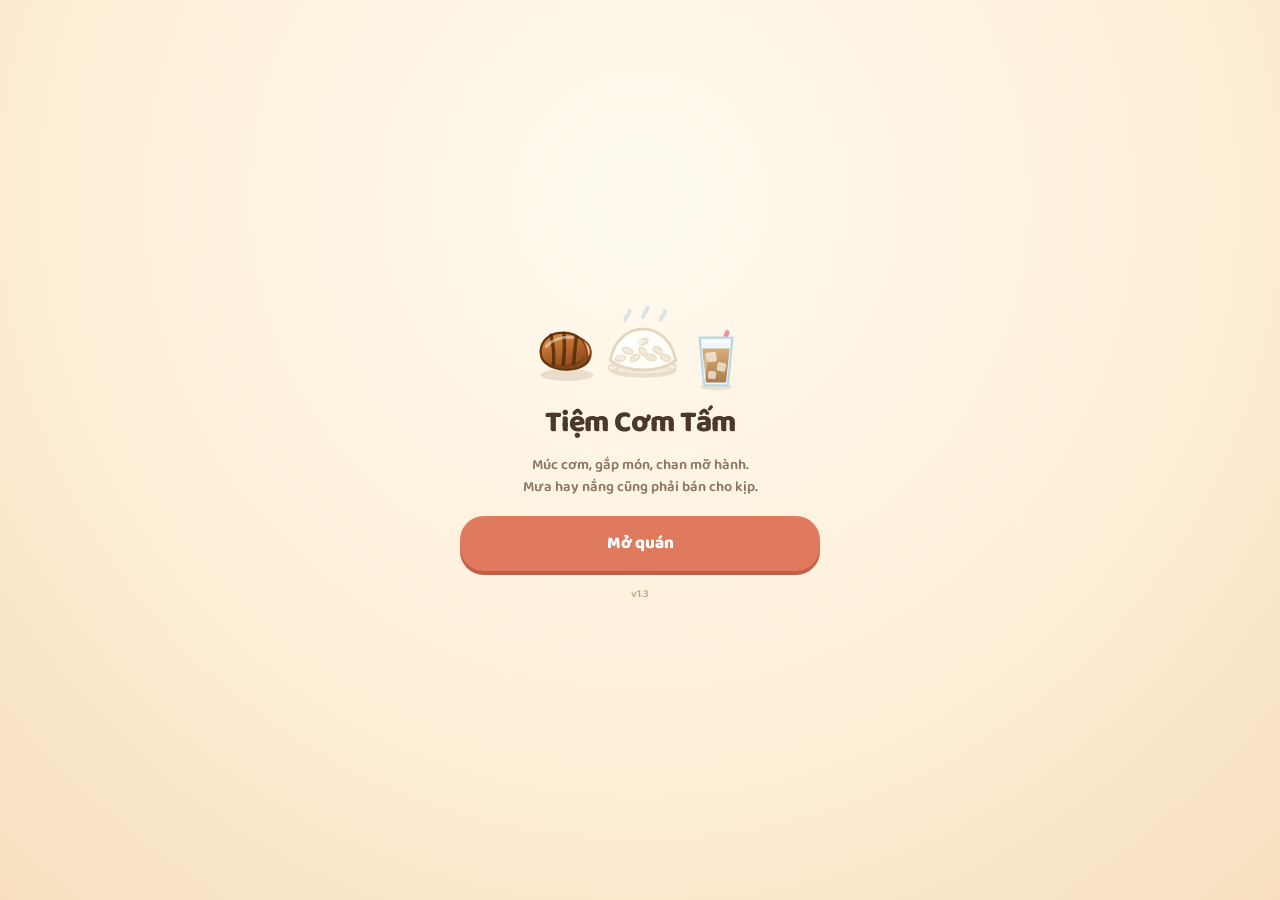
<file: index.html>
<!DOCTYPE html>
<html lang="vi">
<head>
<meta charset="UTF-8">
<meta name="viewport" content="width=device-width, initial-scale=1, maximum-scale=1, user-scalable=no, viewport-fit=cover">
<meta name="color-scheme" content="only light">
<meta name="theme-color" content="#fff6e8">
<title>Tiệm Cơm Tấm</title>
<meta name="description" content="Game mô phỏng quán cơm tấm: múc cơm, gắp món, chan mỡ hành và giữ khách quen giữa trời mưa nắng.">

<link rel="manifest" href="manifest.webmanifest">
<link rel="icon" href="icons/icon-192.png">
<link rel="apple-touch-icon" href="icons/icon-180.png">
<meta name="mobile-web-app-capable" content="yes">
<meta name="apple-mobile-web-app-capable" content="yes">
<meta name="apple-mobile-web-app-title" content="Cơm Tấm">
<meta name="apple-mobile-web-app-status-bar-style" content="default">

<meta property="og:title" content="Tiệm Cơm Tấm">
<meta property="og:description" content="Múc cơm, gắp món, chan mỡ hành. Trời mưa hay nắng vẫn phải bán cho kịp.">
<meta property="og:type" content="website">
<meta property="og:image" content="icons/icon-512.png">

<link rel="preconnect" href="https://fonts.googleapis.com">
<link rel="preconnect" href="https://fonts.gstatic.com" crossorigin>
<link href="https://fonts.googleapis.com/css2?family=Baloo+2:wght@500;600;700;800&display=swap" rel="stylesheet">
<!-- ?v= là số phiên bản, xem mục "Nhớ làm khi sửa code" trong README -->
<link rel="stylesheet" href="css/style.css?v=1.3">
</head>
<body>

<div class="app">
  <header id="hd"></header>
  <main id="view"></main>
</div>

<!-- Lớp thời tiết nằm ngoài .app để mưa nắng phủ toàn màn hình -->
<div id="wx" aria-hidden="true"></div>

<div id="modal" hidden><div class="card" id="card"></div></div>
<div id="splash" hidden></div>
<div id="toast" hidden></div>

<script src="js/art.js?v=1.3"></script>
<script src="js/data.js?v=1.3"></script>
<script src="js/game.js?v=1.3"></script>

<script>
/* Đăng ký service worker để cài được lên màn hình chính và chơi offline.
   Chỉ chạy trên http/https — mở bằng file:// thì bỏ qua, không báo lỗi.

   Mở kèm ?nosw thì bỏ qua và dọn luôn bản đã đăng ký. Service worker
   dùng stale-while-revalidate nên lúc đang sửa code nó trả file cũ,
   khiến ta đi tìm lỗi ở chỗ không có lỗi. */
if ('serviceWorker' in navigator && location.protocol.startsWith('http')) {
  if (location.search.includes('nosw')) {
    navigator.serviceWorker.getRegistrations()
      .then(rs => rs.forEach(r => r.unregister()))
      .catch(() => { });
    if (window.caches) caches.keys().then(ks => ks.forEach(k => caches.delete(k))).catch(() => { });
  } else {
    addEventListener('load', () => {
      navigator.serviceWorker.register('sw.js')
        .then(reg => reg.update())
        .catch(() => { });
    });
  }
}
</script>
</body>
</html>
</file>
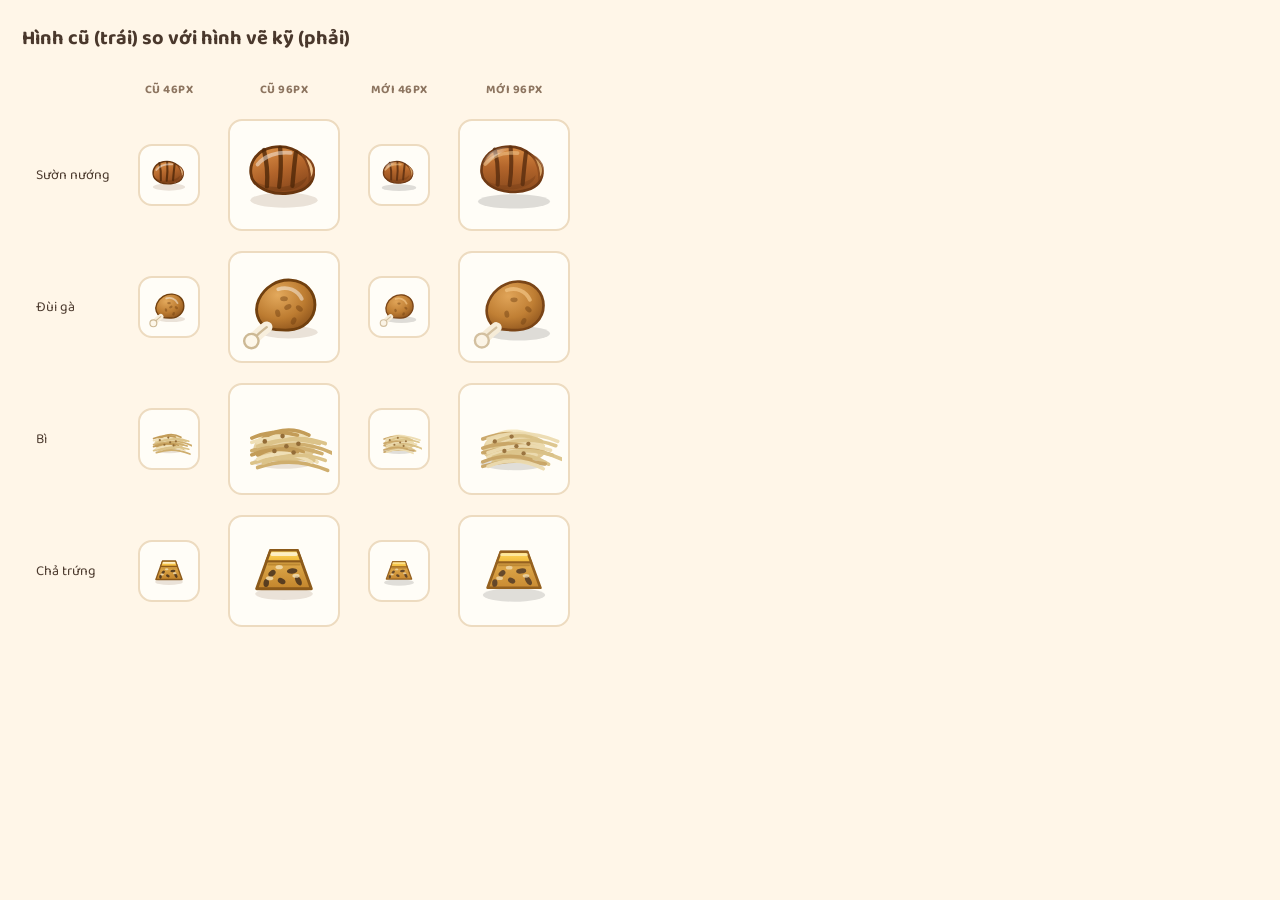
<file: dev/artcompare.html>
<!DOCTYPE html>
<html lang="vi">
<head>
<meta charset="UTF-8">
<title>So hình cũ / mới</title>
<!-- Thử xem SVG vẽ kỹ (chuyển màu, bóng trong, bóng đổ, vân) đi được tới đâu
     so với hình phẳng hiện tại. Cỡ 46px là cỡ thật trong khay món. -->
<link href="https://fonts.googleapis.com/css2?family=Baloo+2:wght@600;800&display=swap" rel="stylesheet">
<style>
  body { font-family: 'Baloo 2', sans-serif; background: #fff6e8; color: #4a382c; margin: 0; padding: 22px; }
  h1 { font-size: 20px; margin: 0 0 16px; }
  table { border-collapse: collapse; }
  td, th { padding: 10px 14px; text-align: center; }
  th { font-size: 12px; color: #8d7560; text-transform: uppercase; letter-spacing: .5px; }
  td.name { text-align: left; font-size: 14px; }
  .box { background: #fffdf7; border: 2px solid #eddbc0; border-radius: 14px; padding: 6px; display: inline-block; line-height: 0; }
  .lbl { font-size: 11px; color: #8d7560; margin-top: 4px; }
</style>
</head>
<body>
<h1>Hình cũ (trái) so với hình vẽ kỹ (phải)</h1>
<table id="t"></table>

<script src="../js/art.js"></script>
<script src="../js/data.js"></script>
<script>
/* ---- bản vẽ kỹ, thử nghiệm ---- */
const NEW = {
  /* Sườn cốt lết: miếng DẸT và RỘNG, không có cục xương lòi ra — chính cục
     xương ở bản cũ làm nó bị đọc thành đùi gà. Thêm viền mỡ xăn, vệt cháy
     chéo, và vệt bóng dầu để ra chất nướng. */
  suon: () => `
    <defs>
      <linearGradient id="sg" x1="0" y1="0" x2="0" y2="1">
        <stop offset="0" stop-color="#d98c43"/><stop offset=".45" stop-color="#b3652b"/><stop offset="1" stop-color="#8a4a1d"/>
      </linearGradient>
      <radialGradient id="sh" cx=".35" cy=".3" r=".5">
        <stop offset="0" stop-color="#fff" stop-opacity=".45"/><stop offset="1" stop-color="#fff" stop-opacity="0"/>
      </radialGradient>
    </defs>
    <ellipse cx="20" cy="31" rx="15" ry="3" fill="#000" opacity=".13"/>
    <path d="M6.5 19c-.5-5 3-9.5 8.5-10.5 5-1 9 .5 12 3 3.5 3 5.5 6.5 4.5 9.5-1 3.5-5 5.5-10 6-6 .5-11-1.5-13.5-4.5-1-1.2-1.4-2.4-1.5-3.5z"
      fill="url(#sg)" stroke="#6f3a15" stroke-width="1.1" stroke-linejoin="round"/>
    <path d="M6.6 20.5c2 2.5 6 4 11 3.8 5-.2 9-1.8 11.4-4.2-.2 3-4.2 5.4-9.4 5.9-6 .5-11-1.5-13-5.5z" fill="#6f3a15" opacity=".35"/>
    <path d="M12 9.4c1 4 1.6 9 1.2 14.6M18.6 8.6c.4 4.6.4 10-.4 15.6M25 10.6c-.6 4.2-1 9-1.4 13.2"
      stroke="#5d2f10" stroke-width="1.7" fill="none" stroke-linecap="round" opacity=".85"/>
    <path d="M8 15.5c3-3.5 8-5.2 13.5-4.6" stroke="#f0c58a" stroke-width="1.5" fill="none" stroke-linecap="round" opacity=".55"/>
    <path d="M6.5 19c-.5-5 3-9.5 8.5-10.5 2.6-.5 5 -.4 7 .2-4.5.4-8.4 2-11 4.6-1.9 1.9-3.2 3.7-4.5 5.7z" fill="url(#sh)"/>
    <path d="M27.4 11.6c2.6 1.4 4.2 3.4 4.6 5.4.4 2-.4 3.6-1.6 4.8.4-3.4-.8-7-3-10.2z" fill="#e8b878" opacity=".8" stroke="#8a4a1d" stroke-width=".8"/>`,

  /* Bì: búi sợi thật sự, nhiều sợi mảnh xếp chồng + hạt thính rang. */
  bi: () => `
    <defs><linearGradient id="bg1" x1="0" y1="0" x2="0" y2="1">
      <stop offset="0" stop-color="#f6e9c4"/><stop offset="1" stop-color="#d9bd83"/></linearGradient></defs>
    <ellipse cx="20" cy="30" rx="14" ry="3" fill="#000" opacity=".12"/>
    <path d="M7 25c0-5 6-9 13-9s13 4 13 9c0 3-6 5-13 5S7 28 7 25z" fill="url(#bg1)"/>
    ${Array.from({ length: 14 }, (_, i) => {
      const y = 15 + (i % 7) * 1.9, x0 = 7 + (i % 3) * 2.2, w = 20 + (i % 4) * 3;
      return `<path d="M${x0} ${y + 5} q${w / 2} -${4 + (i % 3)} ${w} ${(i % 2) ? 1 : -1}"
        stroke="${i % 3 === 0 ? '#c9a566' : i % 3 === 1 ? '#eddcb0' : '#dcc389'}"
        stroke-width="1.5" fill="none" stroke-linecap="round" opacity=".95"/>`;
    }).join('')}
    ${[[12, 21], [19, 19], [26, 22], [16, 25], [24, 26], [21, 23]].map(([x, y]) =>
      `<circle cx="${x}" cy="${y}" r=".9" fill="#9a7440"/>`).join('')}`,

  /* Chả trứng: miếng hình rẻ quạt, mặt trên trứng bóng vàng, thân có vân
     thịt và mộc nhĩ đen — ba dấu hiệu để nhận ra ngay. */
  cha: () => `
    <defs>
      <linearGradient id="cg" x1="0" y1="0" x2="0" y2="1">
        <stop offset="0" stop-color="#e9b755"/><stop offset="1" stop-color="#c98b33"/></linearGradient>
      <linearGradient id="ct" x1="0" y1="0" x2="0" y2="1">
        <stop offset="0" stop-color="#ffd95e"/><stop offset="1" stop-color="#f0b93c"/></linearGradient>
    </defs>
    <ellipse cx="20" cy="30" rx="13" ry="2.8" fill="#000" opacity=".12"/>
    <path d="M9 27 14.5 12h11L31 27z" fill="url(#cg)" stroke="#95611f" stroke-width="1.1" stroke-linejoin="round"/>
    <path d="M14.5 12h11l1.6 4.4H12.9z" fill="url(#ct)" stroke="#95611f" stroke-width=".9"/>
    <path d="M13.4 17.6h13.2" stroke="#a97528" stroke-width=".8" opacity=".6"/>
    ${[[15, 21], [23, 20], [19, 24], [26, 24], [12, 25]].map(([x, y], i) =>
      `<ellipse cx="${x}" cy="${y}" rx="${1.6 + i % 2 * .5}" ry="1.1" fill="#4a3526" opacity=".8" transform="rotate(${i * 33 - 40} ${x} ${y})"/>`).join('')}
    ${[[18, 18.6], [25, 22], [14, 23]].map(([x, y]) =>
      `<ellipse cx="${x}" cy="${y}" rx="1.4" ry=".8" fill="#f3e2bd" opacity=".7"/>`).join('')}
    <path d="M14.8 13.2h10.4" stroke="#fff2c0" stroke-width="1.2" opacity=".7" stroke-linecap="round"/>`,

  /* Đùi gà: giữ cục xương — giờ nó là dấu hiệu riêng, không đụng sườn nữa. */
  duiga: () => `
    <defs><radialGradient id="dg" cx=".38" cy=".3" r=".75">
      <stop offset="0" stop-color="#e0a458"/><stop offset=".6" stop-color="#c07f34"/><stop offset="1" stop-color="#93581f"/>
    </radialGradient></defs>
    <ellipse cx="22" cy="31" rx="13" ry="3" fill="#000" opacity=".13"/>
    <path d="M13 29c-4-2-5.5-7-3.5-11.5C11.8 12.4 17 9 22.5 9.4c6 .4 9.8 4.6 9.8 10 0 5.6-4.6 10-10.6 10.2-3.4.1-6.2-.2-8.7-.6z"
      fill="url(#dg)" stroke="#7a4517" stroke-width="1.1"/>
    <path d="M12.6 28.6c-2.6 2-4.4 3.6-5.4 5" stroke="#f6ecd8" stroke-width="4.6" stroke-linecap="round"/>
    <path d="M12.6 28.6c-2.6 2-4.4 3.6-5.4 5" stroke="#d3c0a0" stroke-width="1" fill="none" stroke-linecap="round"/>
    <circle cx="6.6" cy="34" r="2.9" fill="#fbf4e6" stroke="#d3c0a0" stroke-width="1"/>
    <path d="M17 13c4-1.4 8 .4 9.6 4" stroke="#f2c584" stroke-width="1.6" fill="none" stroke-linecap="round" opacity=".7"/>
    ${[[20, 17], [26, 21], [17, 23], [24, 26]].map(([x, y], i) =>
      `<ellipse cx="${x}" cy="${y}" rx="1.5" ry="1" fill="#6d3d12" opacity=".45" transform="rotate(${i * 40} ${x} ${y})"/>`).join('')}`
};

const rows = ['suon', 'duiga', 'bi', 'cha'];
document.getElementById('t').innerHTML =
  `<tr><th></th><th>cũ 46px</th><th>cũ 96px</th><th>mới 46px</th><th>mới 96px</th></tr>` +
  rows.map(k => {
    const n = (sz, fn) => `<span class="box"><svg viewBox="0 0 40 40" width="${sz}" height="${sz}">${fn}</svg></span>`;
    return `<tr>
      <td class="name">${ITEMS[k].n}</td>
      <td>${n(46, ITEM_ART[k](ITEMS[k].c))}</td>
      <td>${n(96, ITEM_ART[k](ITEMS[k].c))}</td>
      <td>${n(46, NEW[k]())}</td>
      <td>${n(96, NEW[k]())}</td>
    </tr>`;
  }).join('');
</script>
</body>
</html>
</file>
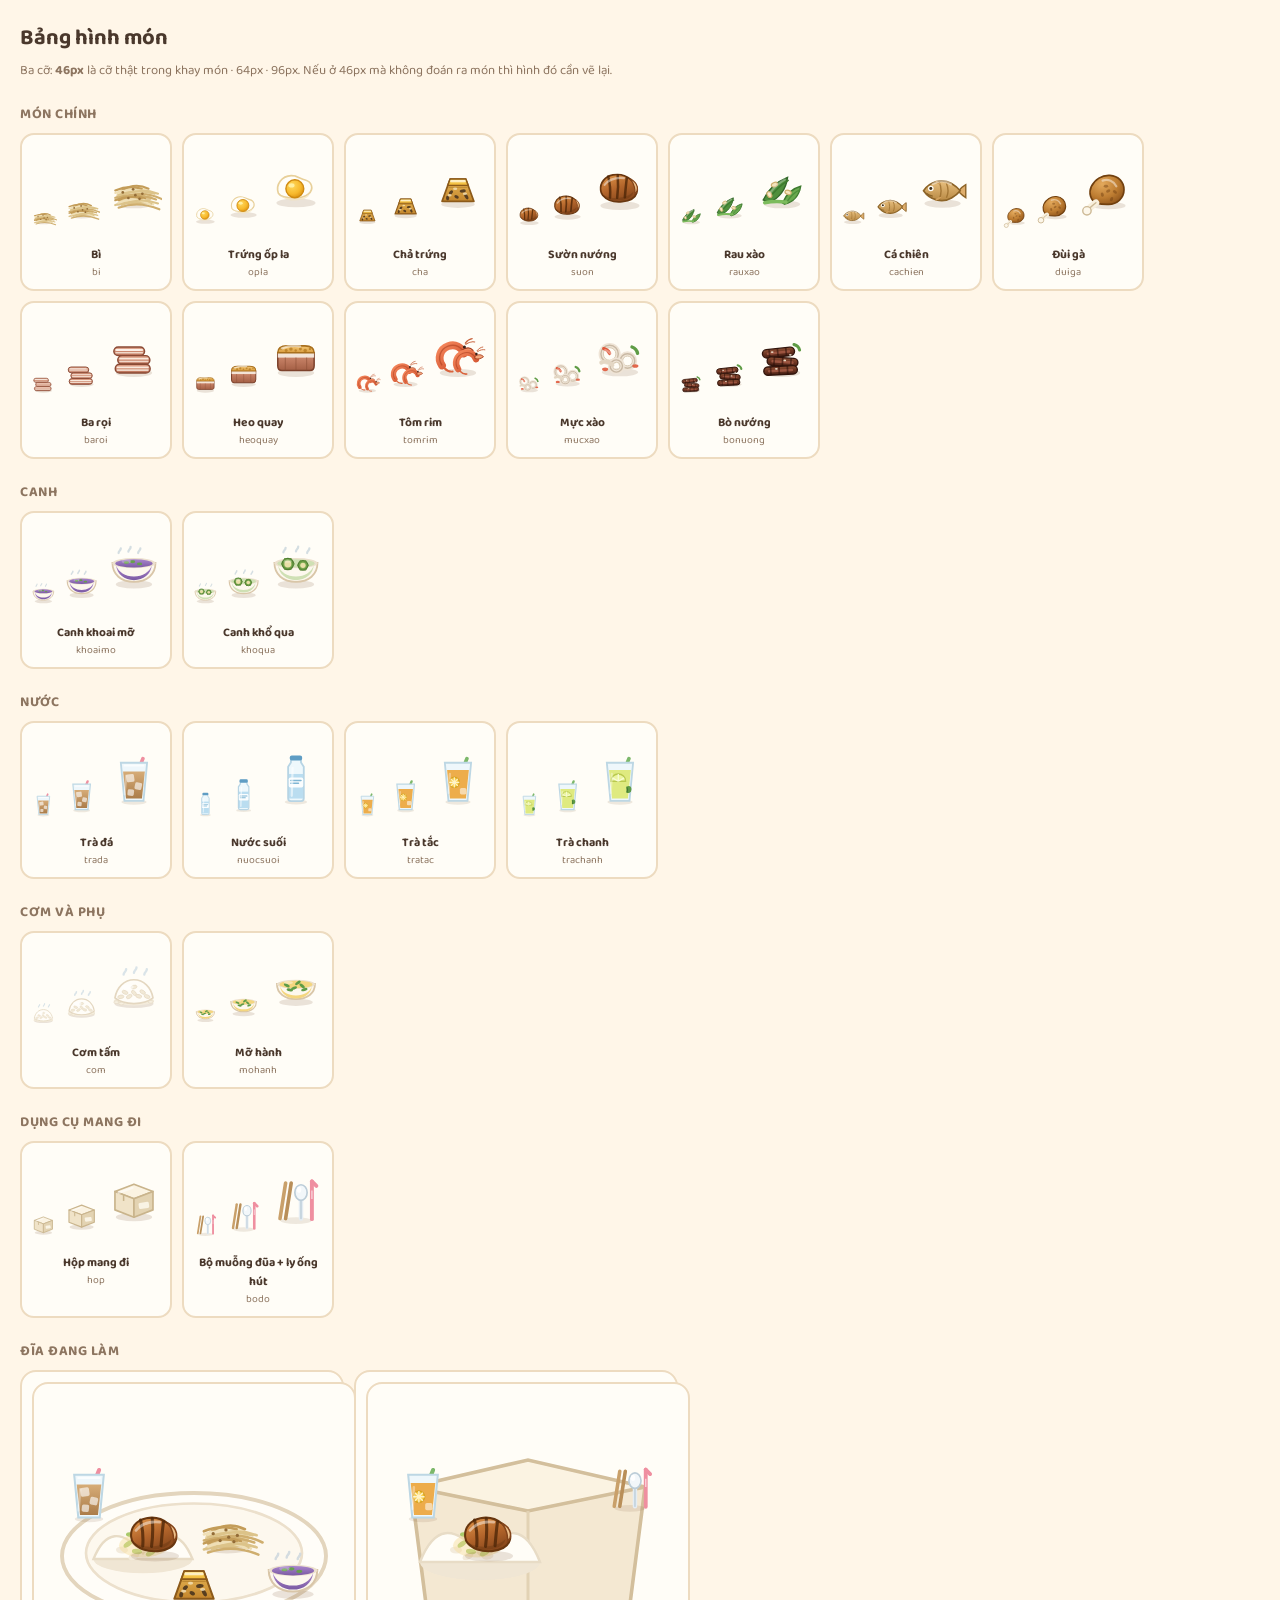
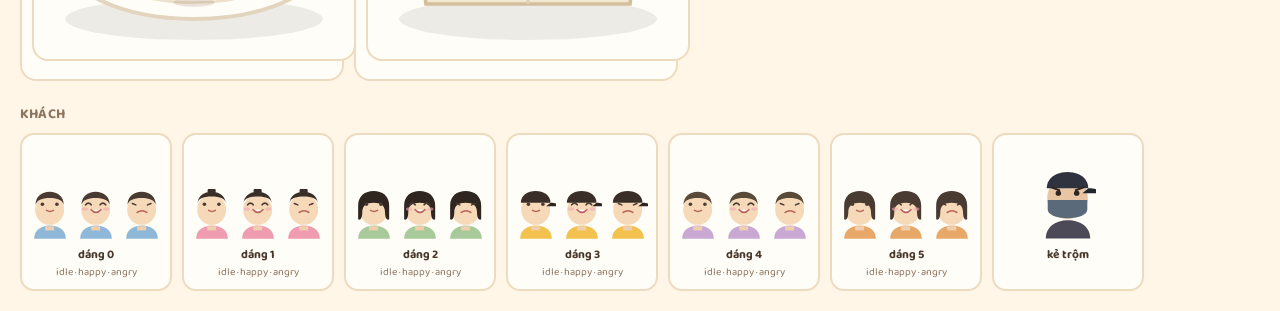
<file: dev/artsheet.html>
<!DOCTYPE html>
<html lang="vi">
<head>
<meta charset="UTF-8">
<title>Bảng hình món — Tiệm Cơm Tấm</title>
<!-- Xem toàn bộ hình món ở nhiều cỡ cùng lúc. Cỡ 46px là cỡ thật trong
     khay món; nếu ở cỡ đó không nhận ra món thì hình đó hỏng. -->
<link href="https://fonts.googleapis.com/css2?family=Baloo+2:wght@600;800&display=swap" rel="stylesheet">
<style>
  body { font-family: 'Baloo 2', sans-serif; background: #fff6e8; color: #4a382c; margin: 0; padding: 20px; }
  h1 { font-size: 22px; margin: 0 0 4px; }
  p.note { color: #8d7560; font-size: 13px; margin: 0 0 18px; }
  h2 { font-size: 14px; text-transform: uppercase; letter-spacing: .5px; color: #8d7560; margin: 22px 0 8px; }
  .grid { display: flex; flex-wrap: wrap; gap: 10px; }
  .cell {
    background: #fffdf7; border: 2px solid #eddbc0; border-radius: 14px;
    padding: 8px; text-align: center; width: 132px;
  }
  .row { display: flex; align-items: flex-end; justify-content: center; gap: 6px; min-height: 96px; }
  .cell b { display: block; font-size: 12px; margin-top: 6px; }
  .cell i { display: block; font-style: normal; font-size: 10.5px; color: #8d7560; }
  .real { background: #fdf4e4; border-style: dashed; }
  .plate { background: #fffdf7; border: 2px solid #eddbc0; border-radius: 16px; padding: 10px; width: 300px; }
</style>
</head>
<body>
<h1>Bảng hình món</h1>
<p class="note">Ba cỡ: <b>46px</b> là cỡ thật trong khay món · 64px · 96px.
  Nếu ở 46px mà không đoán ra món thì hình đó cần vẽ lại.</p>
<div id="out"></div>

<script src="../js/art.js"></script>
<script src="../js/data.js"></script>
<script>
const groups = [
  ['Món chính', MAIN_KEYS],
  ['Canh', CANH_KEYS],
  ['Nước', DRINK_KEYS],
  ['Cơm và phụ', ['com', 'mohanh']],
  ['Dụng cụ mang đi', SUP_KEYS]
];
document.getElementById('out').innerHTML = groups.map(([n, ks]) => `
  <h2>${n}</h2>
  <div class="grid">${ks.map(k => `
    <div class="cell">
      <div class="row">${itemArt(k, 46)}${itemArt(k, 64)}${itemArt(k, 96)}</div>
      <b>${ITEMS[k].n}</b><i>${k}</i>
    </div>`).join('')}</div>`).join('')
  + `<h2>Đĩa đang làm</h2><div class="grid">
      <div class="plate">${plateSVG({ rice: 2, mons: ['suon', 'bi', 'cha'], mohanh: true, canh: 'khoaimo', drink: 'trada' })}</div>
      <div class="plate">${plateSVG({ rice: 3, mons: ['suon'], mohanh: true, togo: true, bodo: true, drink: 'tratac' })}</div>
    </div>`
  + `<h2>Khách</h2><div class="grid">${[0,1,2,3,4,5].map(i =>
      `<div class="cell"><div class="row">${custSVG(i,'idle',{w:64})}${custSVG(i,'happy',{w:64})}${custSVG(i,'angry',{w:64})}</div>
       <b>dáng ${i}</b><i>idle · happy · angry</i></div>`).join('')}
      <div class="cell"><div class="row">${thiefSVG()}</div><b>kẻ trộm</b></div></div>`;
</script>
</body>
</html>
</file>
<file: css/style.css>
/* ============================================================
   TIỆM CƠM TẤM — giao diện
   Tông màu lấy từ chính đĩa cơm: cơm trắng ngà, sườn nướng cháy cạnh,
   mỡ hành xanh, trà đá nâu. Bố cục xếp thành ba lớp như quán thật:
   tường và bảng menu ở sau, quầy kính ở giữa, đĩa đang làm ở trước.
   ============================================================ */
:root {
  --bg: #fff6e8;
  --ink: #4a382c;
  --soft: #8d7560;
  --panel: #fffdf7;
  --panel2: #fdf4e4;
  --line: #eddbc0;
  --line2: #e2caa6;
  --terra: #e07a5f;
  --terra-d: #c25f47;
  --grill: #a9642f;
  --onion: #8fb87a;
  --onion-d: #6f9a5c;
  --tea: #c89a5e;
  --gold: #f2c14e;
  --warn: #e2705f;
  --sky: #8fb0cc;
  color-scheme: only light;
}

* { box-sizing: border-box; -webkit-tap-highlight-color: transparent; }

/* Nhiều lớp ở đây được đặt display bằng selector #id, mạnh hơn quy tắc
   [hidden] của trình duyệt — thiếu dòng này thì màn chào và hộp thoại
   không bao giờ ẩn được. */
[hidden] { display: none !important; }

html, body {
  margin: 0;
  background: var(--bg);
  color: var(--ink);
  font-family: 'Baloo 2', 'Segoe UI', system-ui, -apple-system, sans-serif;
  font-weight: 600;
  overscroll-behavior-y: none;
}

body {
  min-height: 100vh;
  background-image:
    radial-gradient(circle at 10% 6%, rgba(224, 122, 95, .10) 0 20%, transparent 44%),
    radial-gradient(circle at 92% 12%, rgba(242, 193, 78, .14) 0 18%, transparent 42%),
    radial-gradient(circle at 50% 97%, rgba(143, 184, 122, .10) 0 22%, transparent 48%);
}
body.alarm { animation: alarmFlash .5s ease-in-out 4; }
@keyframes alarmFlash {
  0%, 100% { background-color: var(--bg); }
  50% { background-color: #ffe5e0; }
}

.app {
  max-width: 480px;
  margin: 0 auto;
  min-height: 100vh;
  background: var(--bg);
  box-shadow: 0 0 40px rgba(120, 90, 60, .12);
  padding-bottom: 24px;
  position: relative;
  z-index: 1;
}

/* ---------- header ---------- */
header {
  position: sticky; top: 0; z-index: 30;
  display: flex; gap: 6px; align-items: center; justify-content: space-between;
  padding: 10px 12px;
  background: linear-gradient(180deg, #fffdf7, #fff6e8);
  border-bottom: 2px solid var(--line);
}
.hb { display: flex; align-items: center; gap: 5px; font-size: 14px; }
.hb b { font-weight: 800; }
.hl { display: flex; }
.ic { width: 19px; height: 19px; flex: none; vertical-align: -4px; }
.wxb { color: var(--wc, var(--gold)); }
.wxb .ic { width: 22px; height: 22px; }

/* ---------- chung ---------- */
h1 { margin: 6px 0; font-size: 30px; font-weight: 800; letter-spacing: -.5px; }
h2 { margin: 6px 0 10px; font-size: 21px; font-weight: 800; }
h4 {
  margin: 18px 0 8px; font-size: 13px; color: var(--soft);
  display: flex; align-items: center; gap: 6px; text-transform: uppercase; letter-spacing: .4px;
}
p { margin: 8px 0; line-height: 1.5; }

button { font-family: inherit; font-weight: 700; cursor: pointer; border: 0; color: inherit; }
button:disabled { opacity: .45; cursor: default; }

.big {
  display: block; width: 100%; padding: 14px;
  background: var(--terra); color: #fff; font-size: 17px; font-weight: 800;
  border-radius: 24px; box-shadow: 0 4px 0 var(--terra-d);
  transition: transform .08s, box-shadow .08s;
}
.big:active { transform: translateY(3px); box-shadow: 0 1px 0 var(--terra-d); }
.big:disabled { background: #d8cdbd; box-shadow: 0 4px 0 #bfb2a0; }
.big.open { margin-top: 14px; }

.sbtn {
  padding: 9px 15px; background: var(--panel); color: var(--ink);
  border: 2px solid var(--line); border-radius: 18px; font-size: 14px;
}
.sbtn:active { background: var(--panel2); transform: translateY(1px); }
.sbtn.wide { display: flex; width: 100%; justify-content: center; align-items: center; gap: 7px; margin: 12px 0; }

.pos { color: var(--onion-d); }
.neg { color: var(--warn); }
.empty { color: var(--soft); font-size: 14px; padding: 14px 2px; }
.note { font-size: 13px; color: var(--soft); line-height: 1.5; }

/* ============================================================
   MÀN CHUẨN BỊ
   ============================================================ */
.prep { padding: 12px; }

.bn {
  display: flex; gap: 10px; align-items: center;
  background: var(--panel); border: 2px solid var(--line);
  border-radius: 16px; padding: 10px 12px; margin-bottom: 8px;
}
.bn.warn { border-color: #f2ccc4; background: #fdf1ee; }
.bn.good { border-color: #cfe4c4; background: #f2f8ee; }
.bn.lv { border-color: #e8d49a; background: #fdf6e2; }
.bn.wxbn { border-color: color-mix(in srgb, var(--wc) 45%, var(--line)); background: color-mix(in srgb, var(--wc) 9%, var(--panel)); }
.bn.wxbn > span { color: var(--wc); }
.bn span { display: flex; }
.bn .ic { width: 26px; height: 26px; }
.bn b { display: block; font-size: 15px; }
.bn i { display: block; font-style: normal; font-size: 12.5px; color: var(--soft); line-height: 1.35; }

.tabs {
  display: flex; gap: 3px; margin: 10px 0 12px;
  background: var(--panel2); padding: 4px; border-radius: 18px; border: 2px solid var(--line);
}
.tab {
  flex: 1; display: flex; flex-direction: column; align-items: center; gap: 1px;
  padding: 7px 1px; background: transparent; border-radius: 14px;
  font-size: 10.5px; color: var(--soft); line-height: 1.1;
}
.tab .ic { width: 19px; height: 19px; }
.tab.on { background: var(--panel); color: var(--ink); box-shadow: 0 2px 6px rgba(140, 100, 60, .14); }
.pane { min-height: 200px; }

.hint {
  background: #fdf6e6; border: 2px dashed var(--line2); border-radius: 14px;
  padding: 10px 12px; font-size: 13px; line-height: 1.5; color: #6d5a49; margin-bottom: 4px;
}
.hint.warn { background: #fdf0ec; border-color: #eec2b6; }
.hint .ic { width: 17px; height: 17px; vertical-align: -3px; margin-right: 3px; }

/* ---------- hàng danh sách ---------- */
.row {
  display: flex; align-items: center; gap: 9px;
  background: var(--panel); border: 2px solid var(--line);
  border-radius: 14px; padding: 8px 10px; margin-bottom: 6px;
}
.row.lock { background: var(--panel2); border-style: dashed; }
.row .ia { flex: none; }
.rn { flex: 1; min-width: 0; }
.rn b { display: block; font-size: 14.5px; }
.rn i {
  display: block; font-style: normal; font-size: 11.5px; color: var(--soft);
  white-space: nowrap; overflow: hidden; text-overflow: ellipsis;
}
.rn .exp { font-style: normal; color: #b98a3a; }
.rn .exp.hot { color: var(--warn); font-weight: 800; }
.rn .ic { width: 13px; height: 13px; vertical-align: -2px; }

.qty { display: flex; align-items: center; gap: 2px; flex: none; }
.qb {
  width: 30px; height: 30px; border-radius: 50%;
  background: var(--panel2); border: 2px solid var(--line); font-size: 16px; line-height: 1;
}
.qb:active { background: var(--line); }
.qn { min-width: 26px; text-align: center; font-size: 15px; font-weight: 800; color: var(--soft); }
.qn.on { color: var(--terra); }
.pz { flex: none; font-size: 12.5px; color: var(--soft); text-align: right; min-width: 52px; }
.pz em { display: block; font-style: normal; font-size: 11px; font-weight: 800; }
.pz em.up { color: var(--warn); }
.pz em.dn { color: var(--onion-d); }

.pin {
  width: 88px; flex: none; padding: 8px; font-family: inherit; font-weight: 800; font-size: 14px;
  text-align: right; border: 2px solid var(--line); border-radius: 12px; background: var(--panel2); color: var(--ink);
}
.buybar {
  position: sticky; bottom: 0; display: flex; gap: 10px; align-items: center; justify-content: space-between;
  background: linear-gradient(180deg, rgba(255, 246, 232, .2), var(--bg) 40%);
  padding: 10px 0 2px; margin-top: 10px; font-size: 13px;
}
.buybar .big { width: auto; padding: 12px 22px; }

/* ---------- chợ ---------- */
.mkt { display: flex; flex-wrap: wrap; gap: 6px; }
.mk {
  display: flex; align-items: center; gap: 5px;
  background: var(--panel); border: 2px solid var(--line); border-radius: 14px; padding: 5px 9px; font-size: 12.5px;
}
.mk b { font-size: 12.5px; }
.mk em { font-style: normal; font-weight: 800; }
.mk.up { border-color: #eec2b6; background: #fdf1ee; }
.mk.up em { color: var(--warn); }
.mk.dn { border-color: #cfe4c4; background: #f3f8ef; }
.mk.dn em { color: var(--onion-d); }

/* ---------- nâng cấp ---------- */
/* Đặt tên là .upcard chứ không phải .up: .up còn được dùng làm phụ đề
   "giá lên" ở bảng chợ, trùng tên là mấy nhãn % bị kéo thành cả một thẻ. */
.upcard {
  display: flex; align-items: center; gap: 10px;
  background: var(--panel); border: 2px solid var(--line); border-radius: 16px;
  padding: 10px 12px; margin-bottom: 7px;
}
.upcard.own { background: #f6f9f2; border-color: #cfe4c4; }
.upi { display: flex; flex: none; color: var(--terra); }
.upi .ic { width: 26px; height: 26px; }
.upn { flex: 1; min-width: 0; }
.upn b { display: block; font-size: 14.5px; }
.upn i { display: block; font-style: normal; font-size: 12px; color: var(--soft); line-height: 1.4; }
.tag {
  flex: none; display: flex; align-items: center; gap: 3px;
  font-size: 12px; color: var(--onion-d); font-weight: 800;
}
.tag .ic { width: 15px; height: 15px; }

/* ---------- sổ nợ ---------- */
.loanpick { display: flex; gap: 8px; margin: 12px 0 4px; }
.loanpick .sbtn { flex: 1; }
.regs { display: flex; flex-wrap: wrap; gap: 7px; }
.reg {
  width: 62px; text-align: center; background: var(--panel);
  border: 2px solid var(--line); border-radius: 14px; padding: 5px 2px;
}
.reg b { display: block; font-size: 11.5px; }
.reg em { font-style: normal; font-size: 10.5px; color: var(--onion-d); font-weight: 800; }

/* ---------- đánh giá ---------- */
.ratebox {
  background: var(--panel); border: 2px solid var(--line); border-radius: 18px;
  padding: 14px; text-align: center; margin-bottom: 10px;
}
.ratebox b { display: block; font-size: 38px; line-height: 1; }
.stars { color: var(--gold); font-size: 20px; letter-spacing: 2px; }
.ratebox i { display: block; font-style: normal; font-size: 12px; color: var(--soft); margin-top: 4px; }
.rev {
  background: var(--panel); border: 2px solid var(--line); border-left-width: 5px;
  border-radius: 14px; padding: 9px 11px; margin-bottom: 6px;
}
.rev.s5 { border-left-color: var(--onion); }
.rev.s4 { border-left-color: #b9cf8e; }
.rev.s3 { border-left-color: var(--gold); }
.rev.s2 { border-left-color: #e8a06a; }
.rev.s1 { border-left-color: var(--warn); }
.rvh { display: flex; justify-content: space-between; align-items: center; font-size: 13px; }
.rvh span { color: var(--gold); letter-spacing: 1px; }
.rev p { margin: 4px 0 2px; font-size: 13.5px; line-height: 1.45; }
.rev i { font-style: normal; font-size: 11px; color: var(--soft); }

/* ---------- sổ sách ---------- */
.kpis { display: flex; gap: 7px; margin: 10px 0; }
.kpis > div {
  flex: 1; background: var(--panel); border: 2px solid var(--line); border-radius: 14px;
  padding: 9px 4px; text-align: center;
}
.kpis b { display: block; font-size: 19px; }
.kpis span { font-size: 10.5px; color: var(--soft); }
.hist { background: var(--panel); border: 2px solid var(--line); border-radius: 14px; overflow: hidden; }
.hrow {
  display: grid; grid-template-columns: 1fr auto auto auto; gap: 8px;
  padding: 7px 11px; font-size: 12.5px; border-bottom: 1px solid var(--line);
}
.hrow:last-child { border: 0; }
.ledger { background: var(--panel); border: 2px solid var(--line); border-radius: 14px; padding: 4px 11px; }
.ledger > div {
  display: flex; justify-content: space-between; gap: 10px; align-items: center;
  padding: 6px 0; font-size: 13.5px; border-bottom: 1px solid var(--line);
}
.ledger > div:last-child { border: 0; }
.ledger .wl { font-size: 12px; color: var(--soft); font-weight: 600; }
.ledger .wl .ic { width: 14px; height: 14px; }
.ledger .tot { font-weight: 800; font-size: 15px; }
.ledger .ic { width: 16px; height: 16px; vertical-align: -3px; margin-right: 4px; }

/* ============================================================
   MÀN BÁN HÀNG
   ============================================================ */
.play { padding: 6px 8px 0; }

/* ---------- hàng khách ---------- */
.lane {
  display: flex; gap: 6px; overflow-x: auto; padding: 6px 6px 8px;
  scrollbar-width: none; -webkit-overflow-scrolling: touch;
  /* Vỉa hè trước quán: gạch lát, có gờ bó vỉa. Trước đây khách là một dãy
     thẻ trắng trôi trên nền kem, không ăn nhập gì với cái quán bên dưới. */
  border-radius: 14px; border: 2px solid #c3b295;
  background:
    repeating-linear-gradient(90deg, rgba(120, 105, 85, .1) 0 1px, transparent 1px 34px),
    linear-gradient(180deg, #e8ddc6 0 34%, #d6cbb4 34% 38%, #cfc5ae 38% 100%);
  box-shadow: inset 0 6px 12px rgba(80, 60, 35, .14);
}
.lane::-webkit-scrollbar { display: none; }
.seat {
  flex: 0 0 132px; min-height: 100px; border: 2px dashed rgba(140, 120, 90, .5); border-radius: 12px;
  display: flex; align-items: center; justify-content: center; background: rgba(255, 253, 245, .35);
}
.seat i {
  font-style: normal; display: flex; flex-direction: column; align-items: center; gap: 3px;
  color: #c3ad8e; font-size: 11px;
}
.seat .ic { width: 24px; height: 24px; }

.cust {
  flex: 0 0 168px; background: rgba(255, 253, 245, .93); border: 2px solid #bda887;
  border-radius: 12px; padding: 6px 7px 5px; touch-action: pan-x;
  /* bóng hắt xuống làm người có vẻ đang đứng trên vỉa hè, không phải thẻ trôi */
  box-shadow: 0 4px 7px rgba(70, 50, 25, .22);
}
.cust.on { border-color: var(--terra); box-shadow: 0 0 0 3px rgba(224, 122, 95, .16); }
.cust.stuck { background: #fdf3ef; border-color: #eec2b6; }
.cust.angry { animation: shake .3s; }
@keyframes shake {
  0%, 100% { transform: translateX(0); }
  25% { transform: translateX(-5px); }
  75% { transform: translateX(5px); }
}
.cwho { display: flex; align-items: center; gap: 6px; }
/* hình người: luôn giữ đúng bề rộng svg yêu cầu, đừng để flex bóp méo */
.pers, .thief-svg { flex: none; height: auto; display: block; }
.cn { min-width: 0; }
.cn b { display: block; font-size: 13px; white-space: nowrap; overflow: hidden; text-overflow: ellipsis; }
.cn i { font-style: normal; font-size: 10.5px; color: var(--soft); display: flex; align-items: center; gap: 2px; }
.cn .ic { width: 11px; height: 11px; color: var(--terra); }
/* Một dòng, không xuống hàng: phiếu bên dưới đã ghi đủ và rõ hơn, nên
   thẻ khách chỉ cần liếc là biết ai đang chờ món gì. Cho xuống hàng thì
   mỗi thẻ cao thêm hai dòng và đẩy nút Đưa khách khỏi màn hình. */
.cord {
  display: flex; flex-wrap: nowrap; gap: 3px; margin: 4px 0 3px;
  overflow: hidden; mask-image: linear-gradient(90deg, #000 84%, transparent);
}
.cord span { flex: none; }
.cord span {
  background: var(--panel2); border: 1px solid var(--line); border-radius: 8px;
  padding: 0 4px; font-size: 10px; color: #6d5a49;
}
.cord .togo { background: #eef4f8; border-color: #c9dce8; color: #4a6a80; display: inline-flex; align-items: center; gap: 2px; }
.cord .ic { width: 11px; height: 11px; }
.cbtn {
  display: flex; width: 100%; align-items: center; justify-content: center; gap: 4px;
  border-radius: 11px; padding: 5px; font-size: 11px; margin-bottom: 4px;
  background: var(--panel2); border: 2px solid var(--line);
}
.cbtn.warn { background: #fdece6; border-color: #eec2b6; color: #b0503c; }
.cbtn.lend { background: #fdf6e2; border-color: #e8d49a; color: #a07a22; }
.cbtn .ic { width: 13px; height: 13px; }
.patbar { height: 6px; background: var(--line); border-radius: 99px; overflow: hidden; }
.patbar div { height: 100%; transition: width .25s linear; }

/* ---------- LỚP SAU + LỚP GIỮA: cảnh quán và quầy ----------
   Bản trước phủ một tấm kính trắng gần đục lên toàn bộ khu này, nên dù
   phía sau có vẽ gì thì nhìn ra vẫn là một cái thẻ trắng — cả màn hình
   đọc thành biểu mẫu chứ không ra cái quán. Giờ bỏ tấm kính đó: đồ nghề
   nằm thẳng trên mặt quầy inox, sau lưng là tường gạch, bảng hiệu, bóng
   đèn và quạt trần.                                                    */
.scene {
  position: relative; margin: 7px 0 0; border-radius: 16px; overflow: hidden;
  border: 2px solid #9c7a4e;
  touch-action: pan-y;
  min-height: 200px;
  /* mặt quầy gỗ: vân dọc mảnh chồng lên chuyển màu nâu */
  background:
    repeating-linear-gradient(90deg, rgba(122, 86, 46, .16) 0 2px, transparent 2px 64px),
    linear-gradient(180deg, #b98b52 0%, #a4763f 40%, #8d6437 100%);
  box-shadow: inset 0 14px 22px rgba(60, 35, 12, .28), 0 3px 0 rgba(120, 85, 45, .3);
}
/* dải tường: cao cố định, luôn nằm sát mép trên */
.scene-back { position: absolute; left: 0; right: 0; top: 0; width: 100%; height: 46px; }
.fan { transform-origin: 196px 12px; animation: fan 2.4s linear infinite; }
@keyframes fan { to { transform: rotate(360deg); } }
.bulb { transform-origin: 338px 0; animation: sway 5.5s ease-in-out infinite; }
@keyframes sway {
  0%, 100% { transform: rotate(-2.2deg); }
  50% { transform: rotate(2.2deg); }
}

/* Mặt quầy: dải inox mỏng ở trên rồi tới mặt thớt gỗ. Đồ nghề đặt lên đây. */
.stage { position: relative; z-index: 2; padding: 54px 10px 10px; }
.stage::before {
  /* mép inox của mặt quầy, ngay dưới chân tường */
  content: ''; position: absolute; left: 0; right: 0; top: 46px; height: 6px;
  background: linear-gradient(180deg, #f2f6f8, #a8b4bd);
  box-shadow: 0 3px 6px rgba(40, 25, 10, .38);
}
.stpanel { position: relative; z-index: 1; }
.stpanel.in-l { animation: slideL .26s cubic-bezier(.22, .9, .3, 1); }
.stpanel.in-r { animation: slideR .26s cubic-bezier(.22, .9, .3, 1); }
@keyframes slideL {
  from { transform: translateX(34%); opacity: .25; }
  to { transform: translateX(0); opacity: 1; }
}
@keyframes slideR {
  from { transform: translateX(-34%); opacity: .25; }
  to { transform: translateX(0); opacity: 1; }
}

/* ---------- khói ---------- */
.steam { position: absolute; left: 50%; top: -2px; width: 0; height: 0; pointer-events: none; }
.steam i {
  position: absolute; left: var(--x, 0); bottom: 0;
  width: 5px; height: 5px; border-radius: 50%;
  background: #fff; opacity: 0;
  animation: steamUp 3.4s ease-out infinite; animation-delay: var(--d, 0s);
}
@keyframes steamUp {
  0% { opacity: 0; transform: translateY(0) scale(.5); }
  18% { opacity: .55; }
  100% { opacity: 0; transform: translateY(-26px) scale(2.3); }
}

/* Bảng tên khu: tấm gỗ nhỏ sơn chữ, kiểu biển viết tay treo ở quán. */
.sthead {
  display: flex; align-items: center; gap: 6px; font-size: 12.5px; font-weight: 800;
  color: #fff3dd; margin-bottom: 8px; padding: 4px 10px; border-radius: 5px;
  background: linear-gradient(180deg, #8a5f34, #6d4824);
  box-shadow: inset 0 1px 0 rgba(255, 233, 200, .35), 0 2px 4px rgba(40, 25, 10, .35);
  text-shadow: 0 1px 0 rgba(0, 0, 0, .3);
}
.sthead em {
  font-style: normal; font-size: 11px; color: #f0d6ad; font-weight: 600; margin-left: auto;
}
.sthead .ic { width: 17px; height: 17px; color: #f4c95d; }
.stnote {
  display: block; font-style: normal; font-size: 10.5px; color: #f3e3c6;
  line-height: 1.4; padding: 6px 4px 0; text-shadow: 0 1px 2px rgba(40, 25, 10, .6);
}

/* ---------- nồi cơm ---------- */
.ricearea { display: flex; gap: 9px; align-items: stretch; }
.pot {
  position: relative; flex: 0 0 132px;
  display: flex; flex-direction: column; align-items: center; gap: 1px;
  padding: 7px 4px 8px;
  /* nồi nhôm: vành sáng trên, thân tối dần xuống đáy */
  background: linear-gradient(180deg, #f3f6f8 0%, #dbe3e8 18%, #b9c5ce 60%, #93a2ad 100%);
  border: 2px solid #7f8f9b; border-radius: 10px 10px 16px 16px;
  box-shadow: inset 0 2px 0 #fff, inset 0 -6px 12px rgba(30, 45, 60, .3), 0 3px 4px rgba(40, 25, 10, .35);
  transition: transform .09s;
}
.pot::before {
  /* vành nồi */
  content: ''; position: absolute; left: 6px; right: 6px; top: 4px; height: 5px;
  border-radius: 4px; background: linear-gradient(180deg, #fbfdfe, #aebac4);
}
.pot:active { transform: scale(.96) translateY(2px); }
.pot.out { filter: grayscale(.5); opacity: .55; }
.potart { display: block; line-height: 0; margin-top: 4px; }
.pot b { font-size: 12.5px; color: #33424d; }
.pot em { font-style: normal; font-size: 11px; color: #8a4b1e; font-weight: 800; }

.ricehelp { flex: 1; display: flex; flex-direction: column; gap: 4px; }
/* ba nấc cơm: thanh gỗ mỏng gắn trên thành quầy */
.rh {
  position: relative; flex: 1; display: flex; align-items: center; gap: 6px; padding: 3px 7px;
  border: 2px solid #9d7c52; border-radius: 6px; font-size: 11px;
  background: linear-gradient(180deg, #f6ead2, #e6d3b0);
  color: #5c3f21; text-align: left; font-family: inherit; min-height: 27px;
  box-shadow: 0 1px 2px rgba(40, 25, 10, .25);
}
.rh.mhrh { background: linear-gradient(180deg, #fdf6e6, #efe0c2); }
.rh.mhrh .ia { flex: none; }
.rh.mhrh em { color: #7c6242; }
.rh.mhrh:active { transform: scale(.98); }
.rh.out { opacity: .5; }
.rh.out em { color: var(--warn); }
.rh b { flex: none; font-size: 12px; color: #7a5b35; }
.rh span { flex: 1; }
.rh.on { background: linear-gradient(180deg, #e7f3dd, #cfe6bd); border-color: #6f9a5c; }
.rh.on b { color: var(--onion-d); }
.rh.want { border-color: #d0552f; background: linear-gradient(180deg, #fde9dd, #f7d3bd); }
.rh em {
  font-style: normal; display: flex; align-items: center; gap: 2px;
  font-size: 10px; color: #c0512c; font-weight: 800;
}
.rh .ic { width: 12px; height: 12px; }

/* ---------- KHAY MÓN: từng khay inox nằm trong tủ kính ----------
   Đây là chỗ đổi nhiều nhất. Trước kia là ô trắng bo tròn — trông y hệt
   một nút bấm. Giờ là khay thép có vành sáng, lòng khay tối, đổ bóng
   xuống mặt quầy, và tên món nằm trên miếng nhãn men trắng dán ngoài. */
/* Năm khay một hàng — quầy cơm tấm thật cũng xếp khay dài như vậy, và
   nhờ đó chín món vừa hai hàng thay vì ba, đủ chỗ cho cái dĩa bên dưới. */
.dishes { display: grid; grid-template-columns: repeat(5, 1fr); gap: 4px; }
.dishes.pair { grid-template-columns: repeat(2, 1fr); gap: 8px; }
.dish {
  position: relative; display: flex; flex-direction: column; align-items: center;
  padding: 4px 2px 3px; line-height: 1.12;
  background: linear-gradient(180deg, #f4f7f9 0%, #e2e9ee 30%, #cad4dc 75%, #b3c0c9 100%);
  border: 2px solid #90a0ab; border-radius: 7px;
  box-shadow: inset 0 2px 0 rgba(255, 255, 255, .95), inset 0 -5px 9px rgba(30, 45, 60, .18),
              0 3px 4px rgba(40, 25, 10, .32);
  transition: transform .08s, box-shadow .08s;
}
.dish::before {
  /* vệt sáng chạy ngang mặt khay, thứ làm thép ra thép */
  content: ''; position: absolute; left: 4px; right: 4px; top: 3px; height: 40%;
  border-radius: 5px; background: linear-gradient(180deg, rgba(255, 255, 255, .55), transparent);
  pointer-events: none;
}
.dish:active { transform: translateY(2px) scale(.97); box-shadow: inset 0 2px 0 rgba(255,255,255,.7); }
.dish .ia { width: 32px; height: 32px; position: relative; z-index: 1;
  filter: drop-shadow(0 2px 2px rgba(30, 20, 10, .3)); }
/* tên món: miếng nhãn men trắng */
.dish b {
  position: relative; z-index: 1; font-size: 9px; color: #3d3026;
  background: #fffdf6; border: 1px solid #cdbfa6; border-radius: 3px;
  padding: 0 4px; margin-top: 1px; max-width: 100%; overflow: hidden;
  text-overflow: ellipsis; white-space: nowrap;
}
.dish em { font-style: normal; font-size: 9px; color: #4e5a63; font-weight: 700; }
.dish.on { border-color: #d19b2e; box-shadow: inset 0 2px 0 rgba(255,255,255,.95), 0 0 0 2px rgba(209,155,46,.45), 0 3px 4px rgba(40,25,10,.32); }
.dish.out { filter: grayscale(.85); opacity: .5; }
.dish.out em { color: var(--warn); font-weight: 800; }
.dish.want { border-color: #d0552f; box-shadow: inset 0 2px 0 rgba(255,255,255,.9), 0 0 0 3px rgba(208,85,47,.35), 0 3px 4px rgba(40,25,10,.32); }
.badge {
  position: absolute; top: -6px; right: -5px; min-width: 18px; height: 18px;
  background: #c0442f; color: #fff; border: 1.5px solid #fff3dd; border-radius: 99px;
  font-size: 11px; display: flex; align-items: center; justify-content: center; padding: 0 4px;
  box-shadow: 0 1px 3px rgba(40, 25, 10, .5); z-index: 2;
}
.wantdot {
  position: absolute; top: -4px; left: -4px; width: 10px; height: 10px; z-index: 2;
  background: var(--terra); border-radius: 50%; animation: pulse 1.1s ease-in-out infinite;
}
@keyframes pulse {
  0%, 100% { transform: scale(1); opacity: 1; }
  50% { transform: scale(1.5); opacity: .55; }
}

.sooff { display: flex; flex-wrap: wrap; gap: 4px; margin-top: 7px; }
.sochip {
  display: flex; align-items: center; gap: 3px; font-size: 10.5px;
  background: var(--panel2); border: 2px solid var(--line); border-radius: 10px; padding: 3px 7px;
}
.sochip.on { background: #fdece6; border-color: #eec2b6; color: #b0503c; }
.sochip .ic { width: 11px; height: 11px; }
.rushrow { display: flex; flex-wrap: wrap; gap: 6px; margin-top: 7px; }
.sbtn.rush { display: flex; align-items: center; gap: 5px; font-size: 11.5px; padding: 6px 11px; }
.sbtn.rush .ic { width: 14px; height: 14px; }

/* ---------- thanh chọn khu ---------- */
.stbar {
  display: flex; gap: 3px; margin: 7px 0 0;
  padding: 3px; border-radius: 14px; border: 2px solid #b79c74;
  background: linear-gradient(180deg, #f3e6cd, #e6d5b5);
  box-shadow: inset 0 1px 0 rgba(255, 250, 235, .8);
}
.stb {
  position: relative; flex: 1; display: flex; flex-direction: column; align-items: center; gap: 0;
  padding: 6px 1px; background: transparent; border-radius: 11px; font-size: 10px; color: #7a6244;
}
.stb .ic { width: 18px; height: 18px; }
.stb.on { background: #fffdf6; color: var(--ink); box-shadow: 0 2px 5px rgba(90, 65, 35, .3); }
.stb .dot {
  position: absolute; top: 3px; right: 8px; width: 7px; height: 7px;
  background: var(--terra); border-radius: 50%; animation: pulse 1.2s ease-in-out infinite;
}

/* ---------- LỚP TRƯỚC: đĩa đang làm ---------- */
.plateZone { margin-top: 8px; }
.ticket {
  background: #fffdf5; border: 2px solid var(--line2); border-radius: 14px 14px 4px 4px;
  padding: 5px 8px 6px;
  background-image: repeating-linear-gradient(90deg, transparent 0 8px, rgba(226, 202, 166, .25) 8px 9px);
}
.tkh { display: flex; align-items: flex-start; gap: 7px; font-size: 13px; }
.tkh b { font-size: 13px; }
.tsay { flex: 1; min-width: 0; }
.tname { display: flex; align-items: center; gap: 5px; flex-wrap: wrap; }
/* Bóng thoại: khách nói thành câu chứ không phải một bảng kê. Cái mũi
   nhọn bên trái là thứ khiến nó đọc ra "lời nói" chứ không phải chú thích. */
.bubble {
  position: relative; margin: 3px 0 0;
  background: #fff; border: 2px solid var(--line2); border-radius: 12px;
  padding: 5px 9px; font-size: 12.5px; line-height: 1.4; color: #5c4736;
}
.bubble::before {
  content: ''; position: absolute; left: -7px; top: 9px;
  border: 5px solid transparent; border-right-color: var(--line2);
}
.bubble::after {
  content: ''; position: absolute; left: -4px; top: 9px;
  border: 5px solid transparent; border-right-color: #fff;
}
.tkh em {
  font-style: normal; font-size: 10.5px; color: var(--soft);
  background: var(--panel2); border: 1px solid var(--line); border-radius: 8px; padding: 1px 6px;
}
.tkh .qk {
  display: inline-flex; align-items: center; gap: 2px; margin-left: auto;
  color: var(--qc); border-color: color-mix(in srgb, var(--qc) 45%, var(--line));
}
.tkh .qk .ic { width: 12px; height: 12px; }
.tempty { font-style: normal; font-size: 12.5px; color: var(--soft); }
.tlines { display: flex; flex-wrap: wrap; gap: 3px; margin-top: 4px; }
.tl {
  display: inline-flex; align-items: center; gap: 3px; font-size: 11px;
  background: #fdf2e6; border: 2px solid #eed9bb; border-radius: 9px; padding: 0 5px; color: #8a6a48;
}
.tl.ok { background: #f1f8ec; border-color: #c2dcae; color: var(--onion-d); }
.tl .ic { width: 12px; height: 12px; }

.plateBox {
  position: relative; margin-top: -2px;
  /* thớt gỗ: dĩa nằm trên mặt gỗ chứ không lửng lơ trên nền kem */
  background:
    repeating-linear-gradient(90deg, rgba(110, 76, 38, .13) 0 2px, transparent 2px 46px),
    linear-gradient(180deg, #c99a60 0%, #b8874b 55%, #a2733c 100%);
  border: 2px solid #8d6437; border-top: 0; border-radius: 0 0 16px 16px;
  padding: 4px 10px 8px; touch-action: none;
  box-shadow: inset 0 8px 16px rgba(60, 35, 12, .25);
}
.plate { display: block; width: 100%; max-height: 118px; filter: drop-shadow(0 4px 5px rgba(50, 28, 8, .4)); }
.plate.togo { filter: drop-shadow(0 2px 3px rgba(150, 110, 70, .2)); }
.pl-i { animation: plIn .34s cubic-bezier(.2, 1.5, .4, 1) backwards; animation-delay: calc(var(--i) * 0ms); }
@keyframes plIn {
  from { transform: translateY(-16px) scale(.6); opacity: 0; }
  to { opacity: 1; }
}
.pval {
  position: absolute; right: 12px; top: 7px; font-size: 11.5px; font-weight: 800; color: #5c4029;
  background: rgba(255, 250, 238, .92); border: 1px solid #8d6437;
  border-radius: 9px; padding: 1px 8px;
}
.platebtns { display: flex; gap: 7px; margin-top: 6px; align-items: stretch; }
.platebtns .sbtn { flex: 0 0 auto; display: flex; align-items: center; gap: 4px; font-size: 12.5px; }
.platebtns .sbtn .ic { width: 15px; height: 15px; }
.big.go { flex: 1; padding: 12px; border-radius: 20px; display: flex; align-items: center; justify-content: center; gap: 7px; }
.big.go .ic { width: 20px; height: 20px; }
.swipetip {
  display: flex; align-items: center; justify-content: center; gap: 5px;
  font-style: normal; font-size: 10px; color: var(--soft); padding: 3px 0 0;
}
.swipetip .ic { width: 13px; height: 13px; }

.playbar { display: flex; gap: 6px; align-items: center; margin-top: 6px; }
.playbar .sbtn { padding: 7px 12px; }
.playbar .sbtn .ic { width: 16px; height: 16px; vertical-align: -3px; }
.pinfo { margin-left: auto; font-size: 12px; color: var(--soft); }
.pinfo .ic { width: 13px; height: 13px; vertical-align: -2px; }

/* ---------- trộm ---------- */
.thiefbox { position: absolute; inset: 0; z-index: 5; pointer-events: none; }
.thief {
  position: absolute; right: 12px; bottom: 10px; pointer-events: auto;
  display: flex; flex-direction: column; align-items: center; gap: 2px;
  background: rgba(255, 236, 230, .96); border: 3px solid var(--warn); border-radius: 16px;
  padding: 5px 9px 6px; animation: thiefIn .35s cubic-bezier(.2, 1.4, .4, 1), sneak 1.1s ease-in-out infinite .35s;
  box-shadow: 0 6px 18px rgba(180, 70, 60, .3);
}
.thief span {
  display: flex; align-items: center; gap: 3px; font-size: 11.5px; font-weight: 800; color: #b0402f;
}
.thief span .ic { width: 14px; height: 14px; }
@keyframes thiefIn {
  from { transform: translateX(70px) scale(.7); opacity: 0; }
}
@keyframes sneak {
  0%, 100% { transform: translateY(0) rotate(-1deg); }
  50% { transform: translateY(-4px) rotate(1.5deg); }
}

/* ---------- hướng dẫn ---------- */
.coach {
  position: fixed; left: 50%; transform: translateX(-50%); bottom: 12px; z-index: 55;
  width: min(456px, calc(100% - 20px));
  display: flex; align-items: center; gap: 9px;
  background: #4a382c; color: #fff6e8; border-radius: 18px; padding: 10px 12px;
  box-shadow: 0 8px 26px rgba(70, 50, 34, .38);
  animation: coachIn .3s cubic-bezier(.2, 1.3, .4, 1);
}
@keyframes coachIn { from { transform: translate(-50%, 20px); opacity: 0; } }
.coach > div { min-width: 0; }
.coach .ctt { display: flex; align-items: center; gap: 5px; font-size: 14px; }
.coach i { display: block; font-style: normal; font-size: 12px; opacity: .82; line-height: 1.4; margin-top: 2px; }
.coach i b { font-weight: 800; }
.coach .ic { width: 16px; height: 16px; }
.cnum {
  flex: none; background: rgba(255, 246, 232, .18); border-radius: 10px;
  padding: 3px 7px; font-size: 11px; font-weight: 800;
}
.cskip {
  flex: none; background: transparent; color: #fff6e8; opacity: .7;
  font-size: 11px; text-decoration: underline; padding: 4px;
}
.coachon {
  animation: ring 1.2s ease-in-out infinite;
  position: relative; z-index: 6;
}
@keyframes ring {
  0%, 100% { box-shadow: 0 0 0 0 rgba(224, 122, 95, .55); }
  50% { box-shadow: 0 0 0 9px rgba(224, 122, 95, 0); }
}

/* ============================================================
   THỜI TIẾT — phủ toàn màn hình, không chắn thao tác
   ============================================================ */
#wx { position: fixed; inset: 0; pointer-events: none; z-index: 20; overflow: hidden; }
.rd {
  position: absolute; top: -12%; width: 2px; height: var(--h, 16px);
  background: linear-gradient(180deg, rgba(150, 185, 215, 0), rgba(120, 160, 195, .75));
  border-radius: 2px; animation: rainfall linear infinite;
}
@keyframes rainfall {
  from { transform: translateY(-20px) translateX(0); }
  to { transform: translateY(112vh) translateX(-26px); }
}
.wxglass { position: absolute; inset: 0; background: linear-gradient(180deg, rgba(120, 150, 175, .14), rgba(120, 150, 175, .05)); }
.wx-dam .wxglass { background: linear-gradient(180deg, rgba(95, 120, 145, .22), rgba(95, 120, 145, .08)); }
.sunray {
  position: absolute; top: -30%; left: -20%; width: 90%; height: 90%;
  background: radial-gradient(circle at 30% 30%, rgba(255, 216, 120, .4) 0 18%, rgba(255, 216, 120, .12) 36%, transparent 62%);
  animation: glow 5s ease-in-out infinite;
}
.sunray.soft { opacity: .5; }
@keyframes glow { 0%, 100% { opacity: .75; } 50% { opacity: 1; } }
.heat {
  position: absolute; inset: 0;
  background: linear-gradient(180deg, rgba(255, 170, 70, .1), transparent 40%);
}

/* ============================================================
   HẠT HIỆU ỨNG + SỐ BAY
   ============================================================ */
.fxlayer { position: fixed; z-index: 48; pointer-events: none; width: 0; height: 0; }
.fxp {
  position: absolute; width: var(--sz, 14px); height: var(--sz, 14px);
  left: var(--x, 0); top: var(--y, 0); margin: calc(var(--sz, 14px) / -2);
  animation: var(--dur, .9s) ease-out forwards;
}
.fxp svg { width: 100%; height: 100%; display: block; }
.fa-rise { animation-name: faRise; }
.fa-fall { animation-name: faFall; }
.fa-pop { animation-name: faPop; }
@keyframes faRise {
  from { transform: translate(0, 0) scale(.5); opacity: 0; }
  30% { opacity: 1; }
  to { transform: translate(var(--dx), -58px) rotate(var(--rot)) scale(1); opacity: 0; }
}
@keyframes faFall {
  from { transform: translate(0, -26px) scale(.5); opacity: 0; }
  25% { opacity: 1; }
  to { transform: translate(var(--dx), 40px) rotate(var(--rot)) scale(1); opacity: 0; }
}
@keyframes faPop {
  from { transform: translate(0, 0) scale(.3); opacity: 0; }
  35% { opacity: 1; }
  to { transform: translate(var(--dx), var(--dy)) rotate(var(--rot)) scale(1.15); opacity: 0; }
}
.fxlbl {
  position: fixed; z-index: 49; transform: translate(-50%, -100%); pointer-events: none;
  background: #4a382c; color: #fff6e8; font-size: 11.5px; font-weight: 800;
  padding: 3px 9px; border-radius: 10px; white-space: nowrap;
  animation: lblUp .95s ease-out forwards;
}
@keyframes lblUp {
  from { opacity: 0; transform: translate(-50%, -80%); }
  25% { opacity: 1; }
  to { opacity: 0; transform: translate(-50%, -160%); }
}
.float {
  position: fixed; z-index: 49; transform: translate(-50%, 0); pointer-events: none;
  font-size: 14px; font-weight: 800; color: var(--onion-d); white-space: nowrap;
  text-shadow: 0 1px 0 #fff;
  animation: floatUp 1.1s ease-out forwards;
}
.float.bad { color: var(--warn); }
@keyframes floatUp {
  from { opacity: 0; transform: translate(-50%, 6px); }
  20% { opacity: 1; }
  to { opacity: 0; transform: translate(-50%, -42px); }
}

/* món bay từ khay vào đĩa */
.flyer {
  position: fixed; z-index: 47; pointer-events: none;
  transform: translate(-50%, -50%);
  transition: transform .42s cubic-bezier(.35, .1, .5, 1), opacity .42s;
  offset-path: none;
}
.flyer svg { display: block; }
.flyer.go {
  transform: translate(calc(-50% + var(--dx)), calc(-50% + var(--dy))) scale(.62) rotate(22deg);
  opacity: .1;
}

/* ============================================================
   HỘP THOẠI + MÀN CHÀO + TOAST
   ============================================================ */
#modal {
  position: fixed; inset: 0; z-index: 60; display: flex; align-items: center; justify-content: center;
  padding: 16px; background: rgba(74, 56, 44, .46); backdrop-filter: blur(2px);
}
.card {
  width: 100%; max-width: 400px; max-height: 88vh; overflow-y: auto;
  background: var(--panel); border-radius: 22px; padding: 18px;
  box-shadow: 0 16px 44px rgba(70, 50, 34, .3);
  animation: cardIn .26s cubic-bezier(.2, 1.3, .4, 1);
}
@keyframes cardIn { from { transform: translateY(20px) scale(.96); opacity: 0; } }
.card h2 { text-align: center; }
.pbig { text-align: center; color: var(--terra); line-height: 0; margin-bottom: 4px; }
.pbig .ic { width: 52px; height: 52px; }
.pbig svg { display: inline-block; }
.askrow { display: flex; gap: 8px; margin-top: 14px; align-items: stretch; }
.askrow .sbtn { flex: 1; }
.askrow .big { flex: 1.4; padding: 13px 10px; font-size: 15px; }
.lvup {
  background: #fdf6e2; border: 2px solid #e8d49a; border-radius: 13px;
  padding: 8px 11px; font-size: 13px; line-height: 1.45;
}
.lvup.warn { background: #fdf1ee; border-color: #eec2b6; }
.lvup .ic { width: 16px; height: 16px; vertical-align: -3px; margin-right: 3px; }
.step { display: block; text-align: center; font-style: normal; font-size: 12px; color: var(--soft); margin-top: 8px; }
.steps { margin-top: 10px; }
.step-row {
  display: grid; grid-template-columns: 26px 1fr; gap: 8px; align-items: center;
  font-size: 14px; padding: 6px 0; border-bottom: 1px solid var(--line);
}
.step-row p { grid-column: 2; margin: 0; font-size: 12px; color: var(--soft); }
.stepn {
  width: 24px; height: 24px; border-radius: 50%; background: var(--terra); color: #fff;
  display: flex; align-items: center; justify-content: center; font-size: 13px; grid-row: span 2;
}

#splash {
  position: fixed; inset: 0; z-index: 70;
  display: flex; align-items: center; justify-content: center; padding: 20px;
  background: radial-gradient(circle at 50% 22%, #fffaf0, #fdeed6 62%, #f7dfbe);
}
.sp { width: 100%; max-width: 360px; text-align: center; }
.spart { display: flex; align-items: flex-end; justify-content: center; gap: -6px; line-height: 0; margin-bottom: 4px; }
.spart svg:nth-child(2) { margin: 0 -10px; }
.sp p { color: var(--soft); font-size: 14.5px; margin-bottom: 18px; line-height: 1.5; }
.sp .big { margin-bottom: 9px; }
.sp .sbtn { display: block; width: 100%; }
.instbtn {
  display: flex; align-items: center; justify-content: center; gap: 6px; width: 100%;
  margin-top: 9px; padding: 11px; background: var(--panel); border: 2px dashed var(--line2);
  border-radius: 18px; font-size: 14px; color: var(--ink);
}
.instbtn .ic { width: 17px; height: 17px; }
.ver { display: block; font-style: normal; font-size: 11px; color: #bfa88a; margin-top: 14px; }

#toast {
  position: fixed; left: 50%; bottom: 84px; z-index: 65; transform: translate(-50%, 14px);
  max-width: min(420px, calc(100% - 24px));
  background: #4a382c; color: #fff6e8; padding: 10px 15px; border-radius: 15px;
  font-size: 13.5px; line-height: 1.4; text-align: center; opacity: 0;
  transition: opacity .22s, transform .22s;
  box-shadow: 0 8px 24px rgba(70, 50, 34, .34);
}
#toast.on { opacity: 1; transform: translate(-50%, 0); }
#toast.bad { background: #a8392c; }
#toast .ic { width: 15px; height: 15px; vertical-align: -3px; }

/* ---------- màn hình THẤP ----------
   Nút "Đưa khách" là thứ bấm nhiều nhất trong game, nên nó phải nằm
   trong tầm nhìn chứ không được trôi xuống dưới. Ở máy màn ngắn
   (iPhone SE và nhiều máy Android), co mọi thứ lại vừa một màn:
   thẻ khách bỏ phần liệt kê món (phiếu bên dưới đã ghi đủ và rõ hơn),
   nồi cơm nhỏ hơn, đĩa thấp hơn, bỏ dòng mách nước vuốt. */
@media (max-height: 780px) {
  .play { padding: 4px 6px 0; }
  .cust .cord { display: none; }
  .cust { flex-basis: 132px; padding: 5px 6px 4px; }
  .seat { flex-basis: 106px; min-height: 64px; }
  .scene { min-height: 186px; }
  .stage { padding: 9px 8px 9px; }
  .stage::before { inset: 4px; }
  .sthead { font-size: 12px; padding: 0 4px 5px; }
  .potart .ia { width: 54px; height: 54px; }
  .pot { flex-basis: 108px; padding: 4px 3px 5px; }
  .pot b { font-size: 11.5px; }
  .rh { min-height: 23px; padding: 2px 6px; font-size: 11px; }
  .dish b { font-size: 10px; }
  .dish .ia { width: 38px; height: 38px; }
  .dishes.pair .ia { width: 46px; height: 46px; }
  .stnote { display: none; }
  .stbar { margin-top: 5px; }
  .stb { padding: 4px 1px; font-size: 9.5px; }
  .ticket { padding: 4px 7px 5px; }
  .plate { max-height: 92px; }
  .plateBox { padding: 2px 8px 4px; }
  .swipetip { display: none; }
  .platebtns { margin-top: 5px; }
  .big.go { padding: 10px; font-size: 16px; }
  .playbar { margin-top: 5px; }
  .playbar .sbtn { padding: 5px 10px; }
}

/* ---------- màn hình HẸP ---------- */
@media (max-width: 380px) {
  .tab { font-size: 9.5px; }
  .dishes { grid-template-columns: repeat(4, 1fr); }
  .cust { flex-basis: 152px; }
  .pot { flex-basis: 112px; }
  .dishes { grid-template-columns: repeat(3, 1fr); }
}

@media (prefers-reduced-motion: reduce) {
  * { animation-duration: .01ms !important; animation-iteration-count: 1 !important; transition-duration: .01ms !important; }
}
</file>
